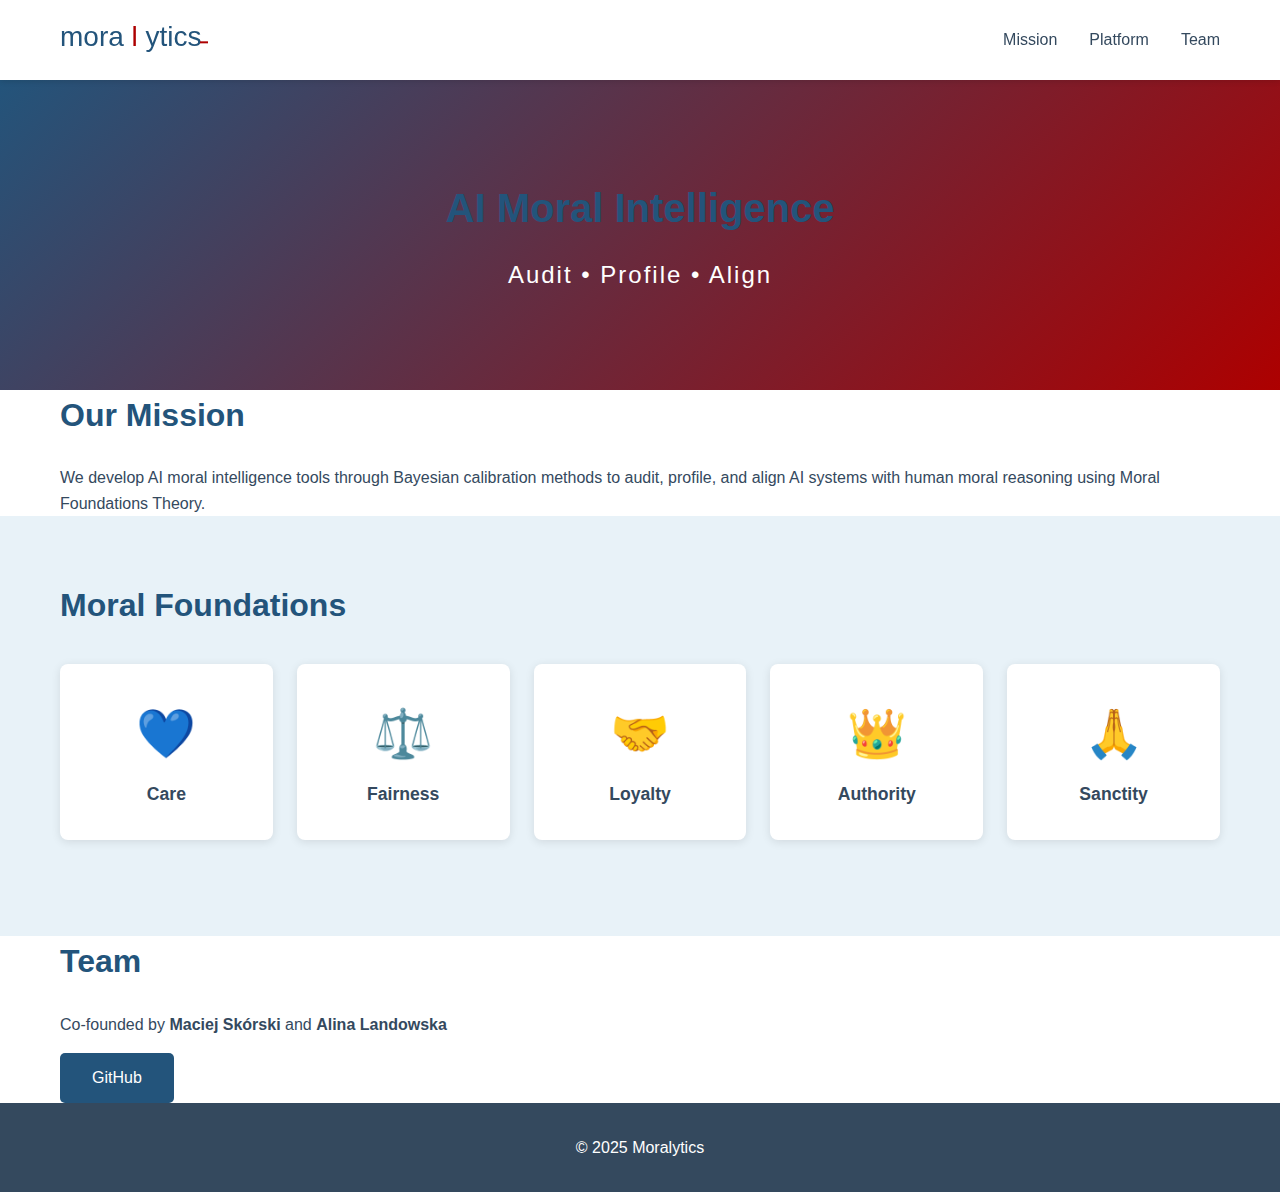
<file: index.html>
<!DOCTYPE html>
<html lang="en">
<head>
    <meta charset="UTF-8">
    <meta name="viewport" content="width=device-width, initial-scale=1.0">
    <title>Moralytics - AI Moral Intelligence</title>
    <link rel="stylesheet" href="style.css">
</head>
<body>
    <nav>
        <div class="container">
            <div class="logo">
                <img src="assets/images/logo.svg" alt="Moralytics">
            </div>
            <ul>
                <li><a href="#mission">Mission</a></li>
                <li><a href="#platform">Platform</a></li>
                <li><a href="#team">Team</a></li>
            </ul>
        </div>
    </nav>

    <header class="hero">
        <div class="container">
            <h2>AI Moral Intelligence</h2>
            <p>Audit • Profile • Align</p>
        </div>
    </header>

    <section id="mission" class="container">
        <h2>Our Mission</h2>
        <p>We develop AI moral intelligence tools through Bayesian calibration methods to audit, profile, and align AI systems with human moral reasoning using Moral Foundations Theory.</p>
    </section>

    <section id="platform" class="alt-bg">
        <div class="container">
            <h2>Moral Foundations</h2>
            <div class="foundations">
                <div class="card">
                    <div class="icon" style="color: #00B4A6;">💙</div>
                    <h3>Care</h3>
                </div>
                <div class="card">
                    <div class="icon" style="color: #3498DB;">⚖️</div>
                    <h3>Fairness</h3>
                </div>
                <div class="card">
                    <div class="icon" style="color: #E74C3C;">🤝</div>
                    <h3>Loyalty</h3>
                </div>
                <div class="card">
                    <div class="icon" style="color: #6A4C93;">👑</div>
                    <h3>Authority</h3>
                </div>
                <div class="card">
                    <div class="icon" style="color: #F39C12;">🙏</div>
                    <h3>Sanctity</h3>
                </div>
            </div>
        </div>
    </section>

    <section id="team" class="container">
        <h2>Team</h2>
        <p>Co-founded by <strong>Maciej Skórski</strong> and <strong>Alina Landowska</strong></p>
        <a href="https://github.com/moralytics" class="btn">GitHub</a>
    </section>

    <footer>
        <div class="container">
            <p>&copy; 2025 Moralytics</p>
        </div>
    </footer>
</body>
</html>
</file>
<file: style.css>
:root {
    --primary: #23547b;
    --accent: #AD0000;
    --light-bg: #e8f2f8;
    --dark: #34495E;
    
    /* Moral foundations */
    --care: #00B4A6;
    --fairness: #3498DB;
    --loyalty: #E74C3C;
    --authority: #6A4C93;
    --sanctity: #F39C12;
}

* {
    margin: 0;
    padding: 0;
    box-sizing: border-box;
}

body {
    font-family: -apple-system, BlinkMacSystemFont, 'Segoe UI', Roboto, sans-serif;
    line-height: 1.6;
    color: var(--dark);
}

.container {
    max-width: 1200px;
    margin: 0 auto;
    padding: 0 20px;
}

/* Nav */
nav {
    background: white;
    box-shadow: 0 2px 5px rgba(0,0,0,0.1);
    position: sticky;
    top: 0;
    z-index: 100;
}

nav .container {
    display: flex;
    justify-content: space-between;
    align-items: center;
    padding: 1rem 20px;
}

.logo img {
    height: 40px;
}

nav ul {
    display: flex;
    list-style: none;
    gap: 2rem;
}

nav a {
    text-decoration: none;
    color: var(--dark);
    font-weight: 500;
    transition: color 0.3s;
}

nav a:hover {
    color: var(--primary);
}

/* Hero */
.hero {
    background: linear-gradient(135deg, var(--primary), var(--accent));
    color: white;
    padding: 6rem 0;
    text-align: center;
}

.hero h2 {
    font-size: 2.5rem;
    margin-bottom: 1rem;
}

.hero p {
    font-size: 1.5rem;
    font-weight: 300;
    letter-spacing: 2px;
}

/* Sections */
section {
    padding: 4rem 0;
}

.alt-bg {
    background: var(--light-bg);
}

h2 {
    font-size: 2rem;
    margin-bottom: 1.5rem;
    color: var(--primary);
}

/* Foundations */
.foundations {
    display: grid;
    grid-template-columns: repeat(auto-fit, minmax(150px, 1fr));
    gap: 1.5rem;
    margin: 2rem 0;
}

.card {
    background: white;
    padding: 2rem;
    border-radius: 8px;
    text-align: center;
    box-shadow: 0 2px 10px rgba(0,0,0,0.1);
    transition: transform 0.3s;
}

.card:hover {
    transform: translateY(-5px);
}

.icon {
    font-size: 3rem;
    margin-bottom: 0.5rem;
}

.card h3 {
    color: var(--dark);
    font-size: 1.1rem;
}

/* Button */
.btn {
    display: inline-block;
    padding: 0.75rem 2rem;
    background: var(--primary);
    color: white;
    text-decoration: none;
    border-radius: 5px;
    margin-top: 1rem;
    transition: background 0.3s;
}

.btn:hover {
    background: var(--accent);
}

/* Footer */
footer {
    background: var(--dark);
    color: white;
    padding: 2rem 0;
    text-align: center;
}

/* Responsive */
@media (max-width: 768px) {
    nav .container {
        flex-direction: column;
        gap: 1rem;
    }
    
    .hero h2 {
        font-size: 1.8rem;
    }
    
    .hero-logo {
        height: 80px;
    }
    
    .foundations {
        grid-template-columns: 1fr 1fr;
    }
}
</file>
